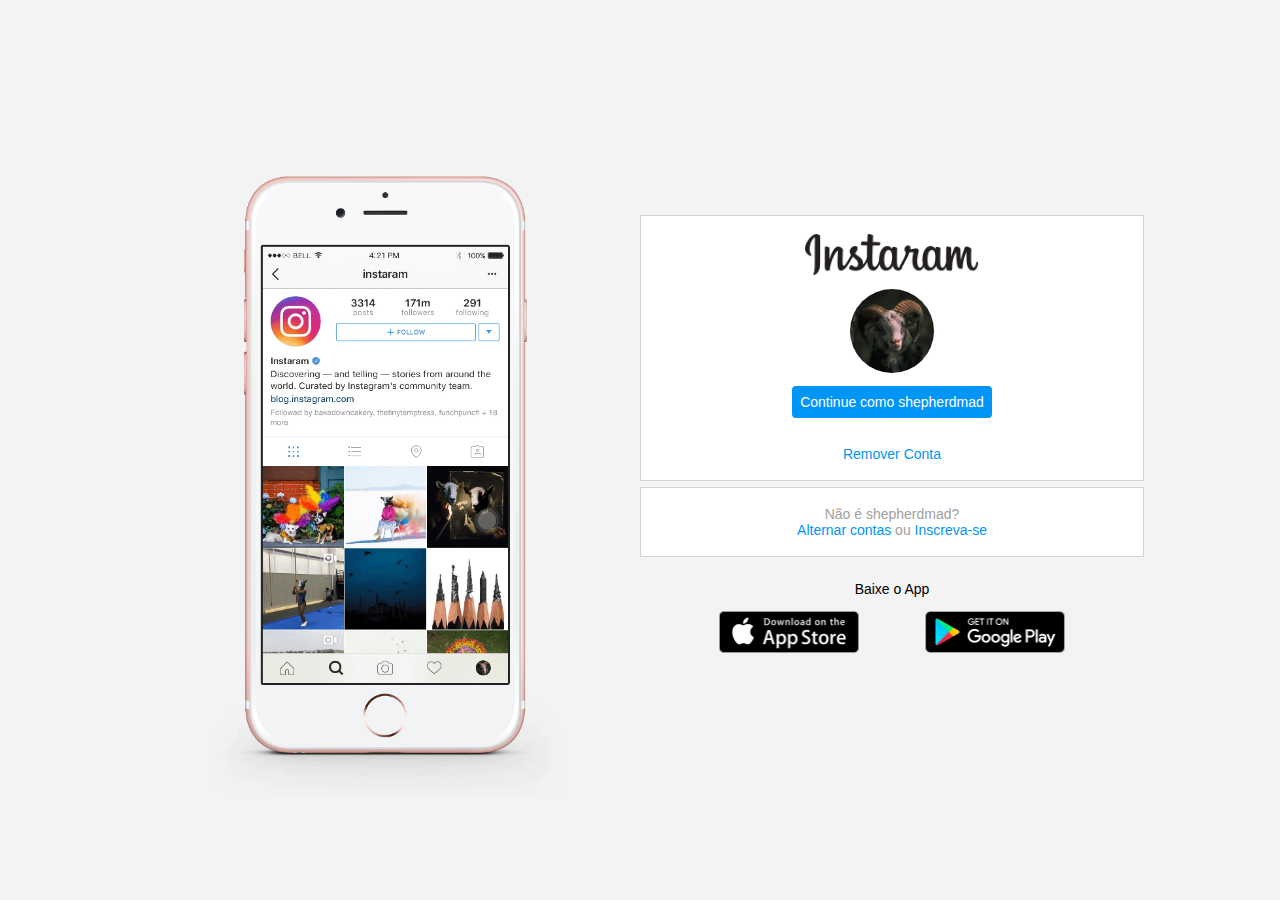
<file: Instaram/index.html>
<!DOCTYPE html>
<html lang="pt-br">
<head>
    <meta charset="utf-8">
    <meta name="viewport" content="width=device-width, initial-scale=1.0">
    <link rel="stylesheet" href="style.css">
    <title>Instaram</title>
</head>
<body>
    <div class="instagram-wrapper">
        <div class="phone">
            <img src="./img/instagram-celular.png" alt="celular">
        </div>
        <div class="continue">
            <div class="group">
                <img src="./img/instaram-logo.png" alt="logo" class="insta-logo">
                <div class="profile-img">
                    <img src="./img/instaram-profile.png" alt="foto de perfil">
                </div>
                <a href="#" class="insta-login">Continue como shepherdmad</a>
                <a href="#" class="insta-logout">Remover Conta</a>
            </div>
            <div class="group">
                <p class="not-account">Não é shepherdmad?</p>
                <p class="not-account">
                    <span class="link-blue"><a href="#">Alternar contas</a></span>
                    ou
                    <span class="link-blue"><a href="#">Inscreva-se</a></span>
                </p>
            </div>
            <div class="get-the-app">
                <p class="get-app">Baixe o App</p>
                <div class="get-links">
                    <a href="#" class="app-download"></a>
                    <a href="#" class="app-download"></a>
                </div>
            </div>
        </div>
    </div>
</body>
</html>
</file>
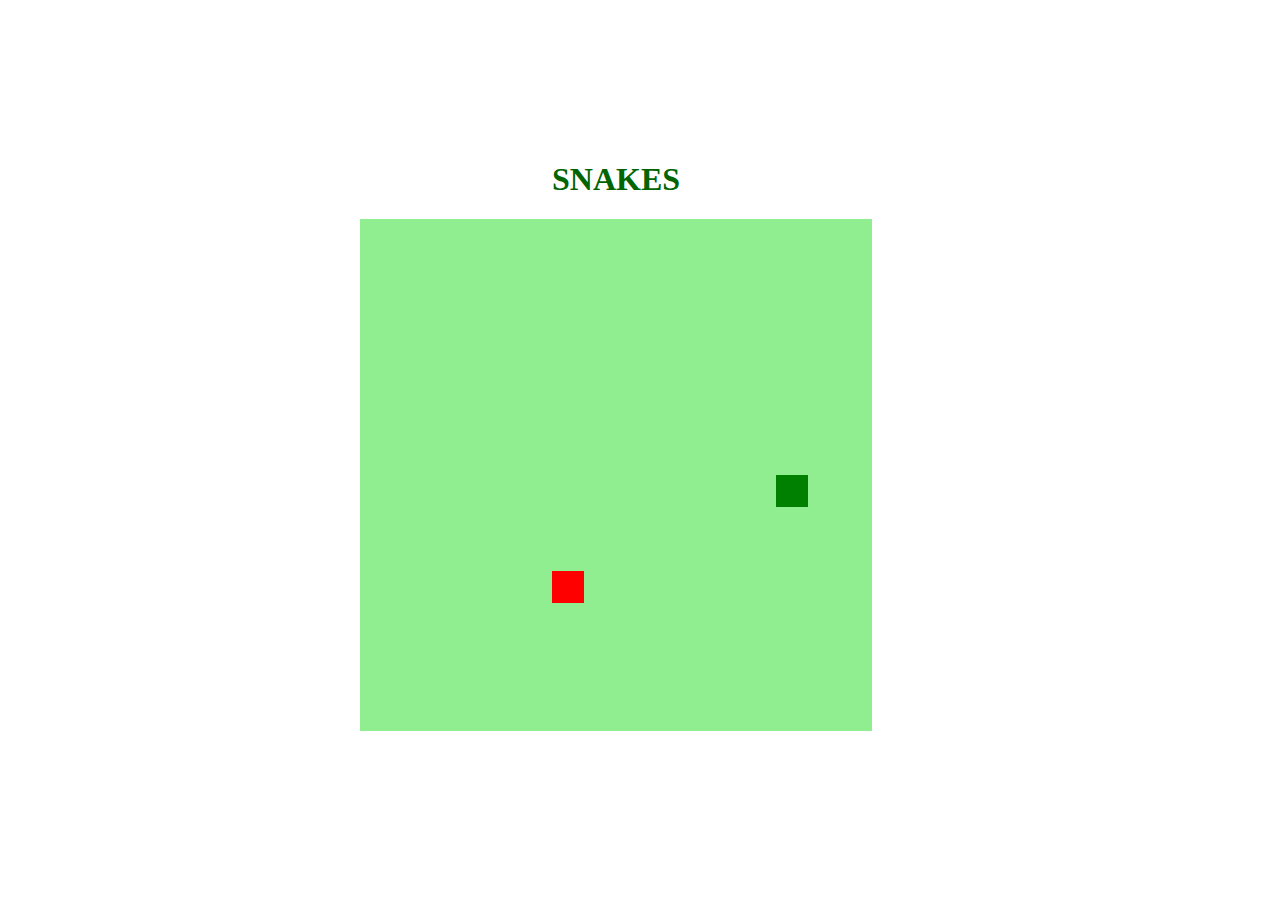
<file: snakes/index.html>
<!DOCTYPE html>
<html lang="en">
<head>
    <meta charset="UTF-8">
    <meta http-equiv="X-UA-Compatible" content="IE=edge">
    <meta name="viewport" content="width=device-width, initial-scale=1.0">
    <link rel="stylesheet" href="./css/style.css">
    <script defer src="./js/script.js"></script>
    <title>Snakes</title>
</head>
<body>
    <h1> SNAKES </h1>
    <canvas id="snake" width="512" height="512"></canvas>
</body>
</html>
</file>
<file: Instaram/style.css>
* {
    padding: 0;
    margin: 0;
    box-sizing: border-box;
    text-decoration: none;
    font-family: sans-serif;
    font-size: 14px;
}

body {
    width: 100%;
    min-height: 100vh;
    background-color: rgb(243, 243, 243);
    margin: 0;
    padding: 0;
    display: flex;
    justify-content: center;
}

.instagram-wrapper {
    display: flex;
    align-items: center;
    justify-content: start;
    max-width: 100%;
    height: 100vh;
}

.phone {
    display:flex;
    align-items: center;
    justify-content: center;
    width: 50%;
}

.phone img {
    height: 50rem;
}

.continue {
    display: flex;
    align-items: center;
    justify-content: space-around;
    flex-direction: column;
    width: 100%;
    min-height: 34rem;
}

.group {
    display: flex;
    justify-content: space-between;
    align-items: center;
    flex-direction: column;
    background-color: white;
    width: 100%;
    padding: 1.3rem 0;
    border: 1px solid lightgray;
}

.group:nth-child(1) {
    min-height: 19rem;
}

.insta-logo {
    height: 3rem;
}

.profile-img {
    display: flex;
    justify-content: center;
    align-items: center;
    border-radius: 50%;
    overflow: hidden;
}

.profile-img img {
    height: 6rem;
}

.insta-login {
    background-color: #0095f6;
    color: white;
    padding: 8px;
    border-radius: 4px;
}

.insta-logout {
    color: #0095f6;
    margin-top: 1rem;
}

.not-account {
    color: rgb(160, 160, 160)
}

.link-blue a {
    color: #0095f6;
}

.get-the-app {
    display: flex;
    flex-direction: column;
    align-items: center;
    justify-content: center;
    width: 100%;
    padding: 1.3rem 0;
}

.get-links {
    display: flex;
    width: 100%;
    justify-content: space-evenly;
    align-items: center;
    padding: 1rem;
}

.app-download {
    height: 3rem;
    width: 10rem;
    background-size: contain;
}

.app-download:nth-child(1) {
    background-image: url("./img/apple-button.png");
}

.app-download:nth-child(2) {
    background-image: url("./img/googleplay-button.png");
}

/* media queries */


@media (max-width: 124px) {
    .instagram-wrapper {
        width: 90%;
    }
}

@media (max-width: 650px) {
    body {
        background-color: white;
    }
    
    .instagram-wrapper {
        width: 90%;
    }

    .phone {
        display: none;
    }

    .continue {
        width:100%
    }

    .group {
        border: 1px solid transparent;
    }
}
</file>
<file: snakes/css/style.css>
body {
    height: 95vh;
    width: 95vw;
    display: flex;
    justify-content: center;
    align-items: center;
    flex-direction: column;
    color: darkgreen;
}
</file>
